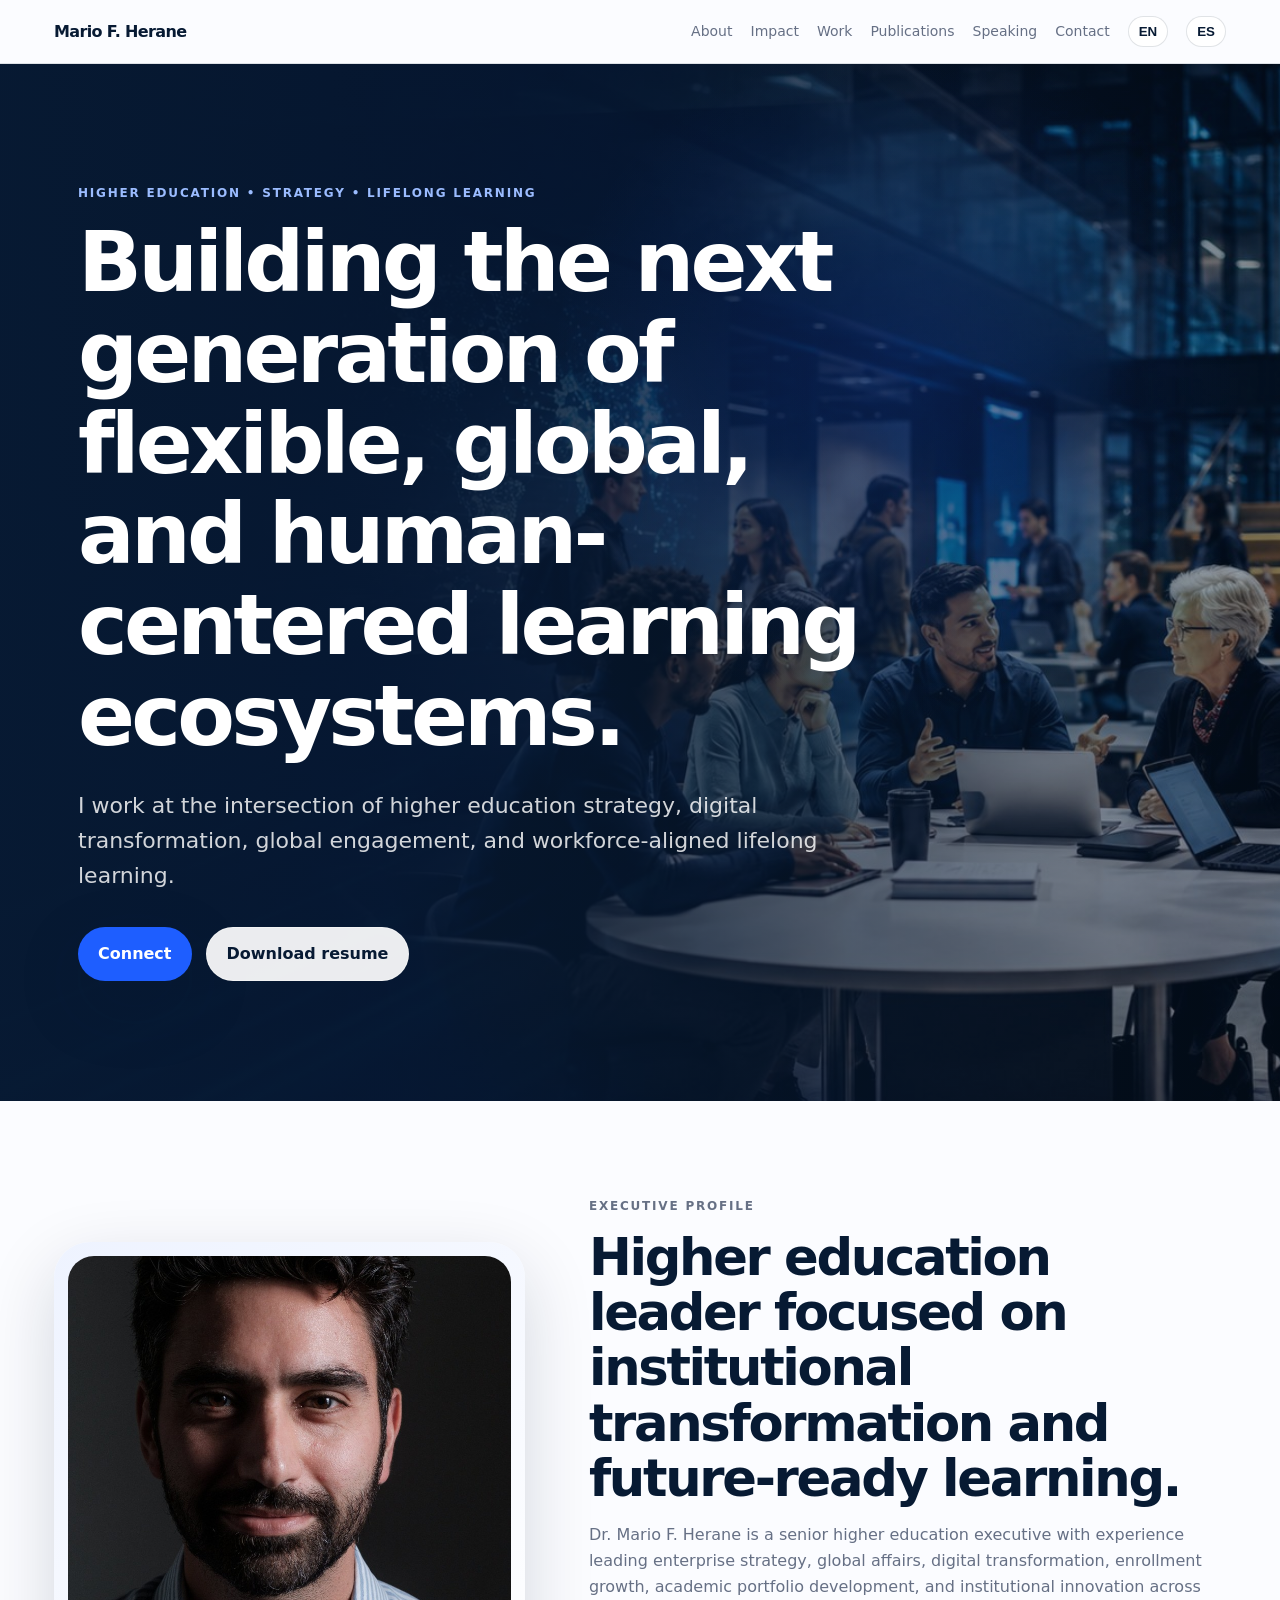
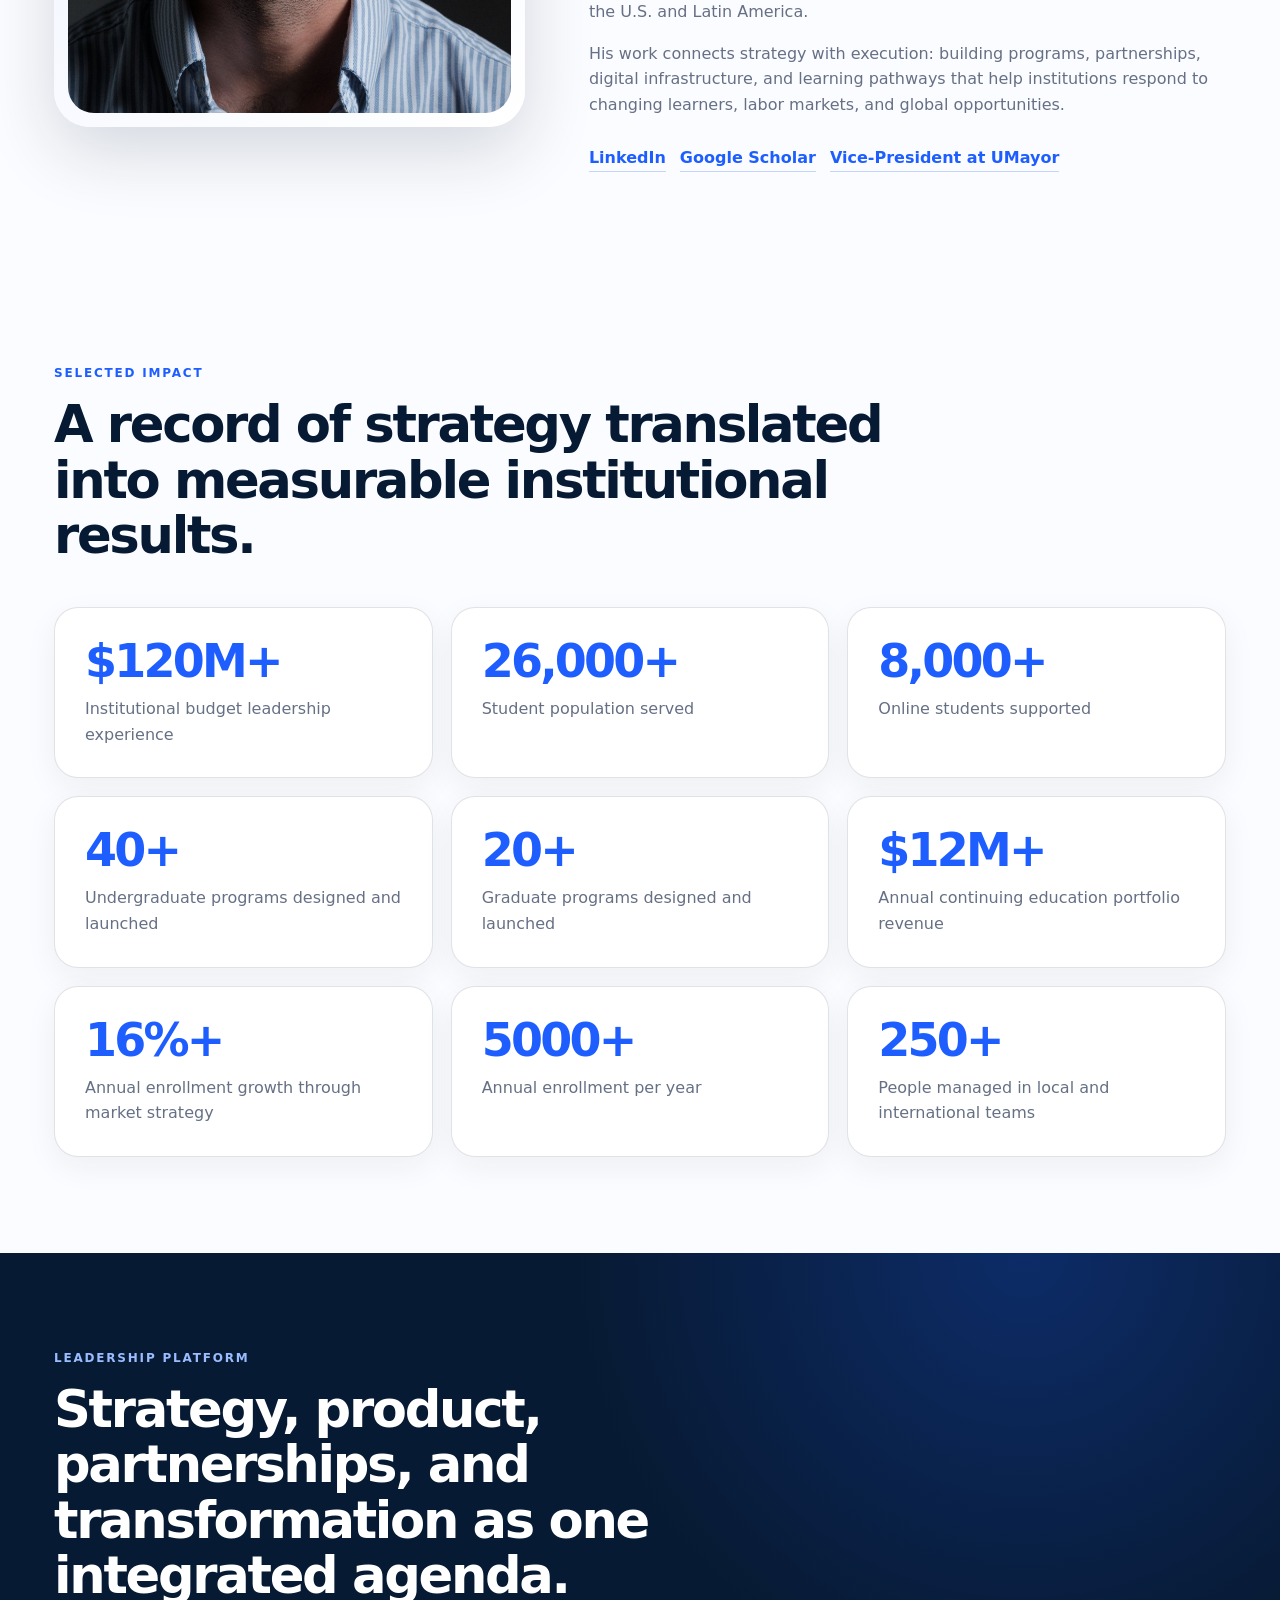
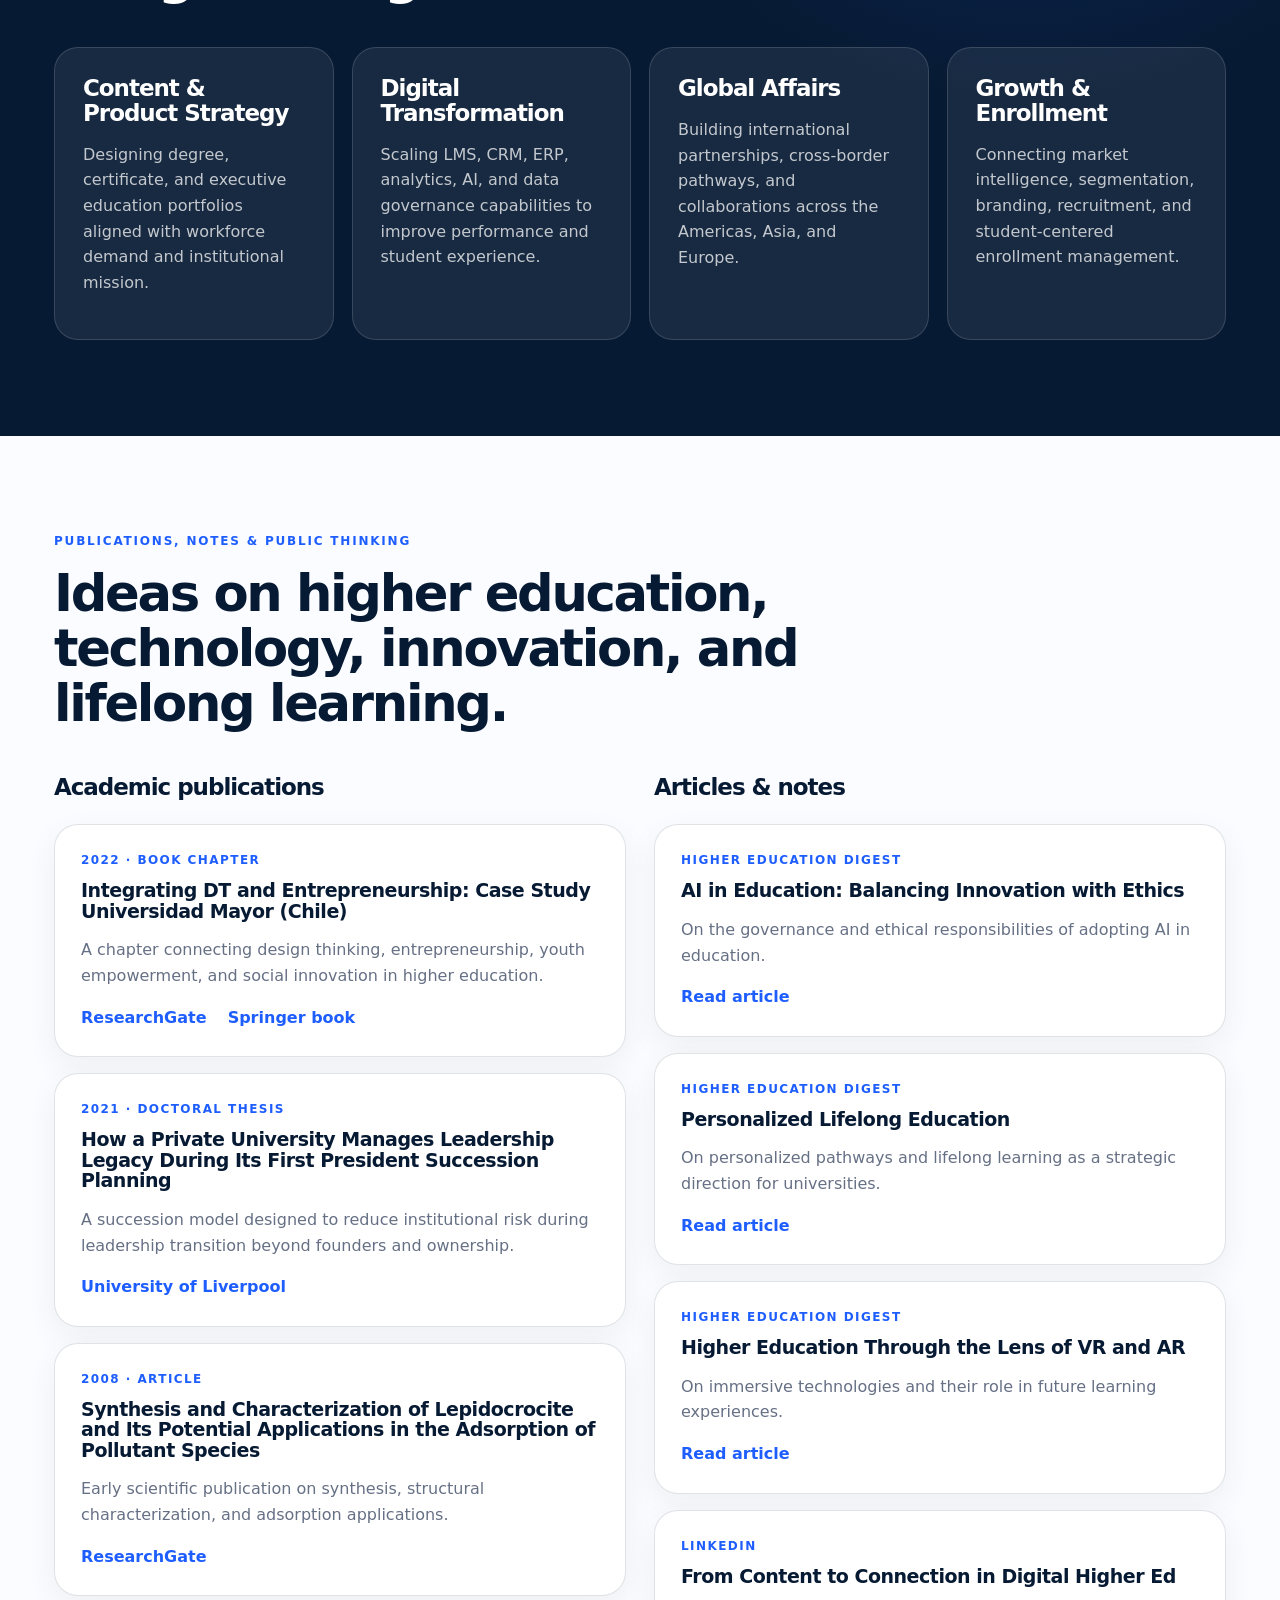
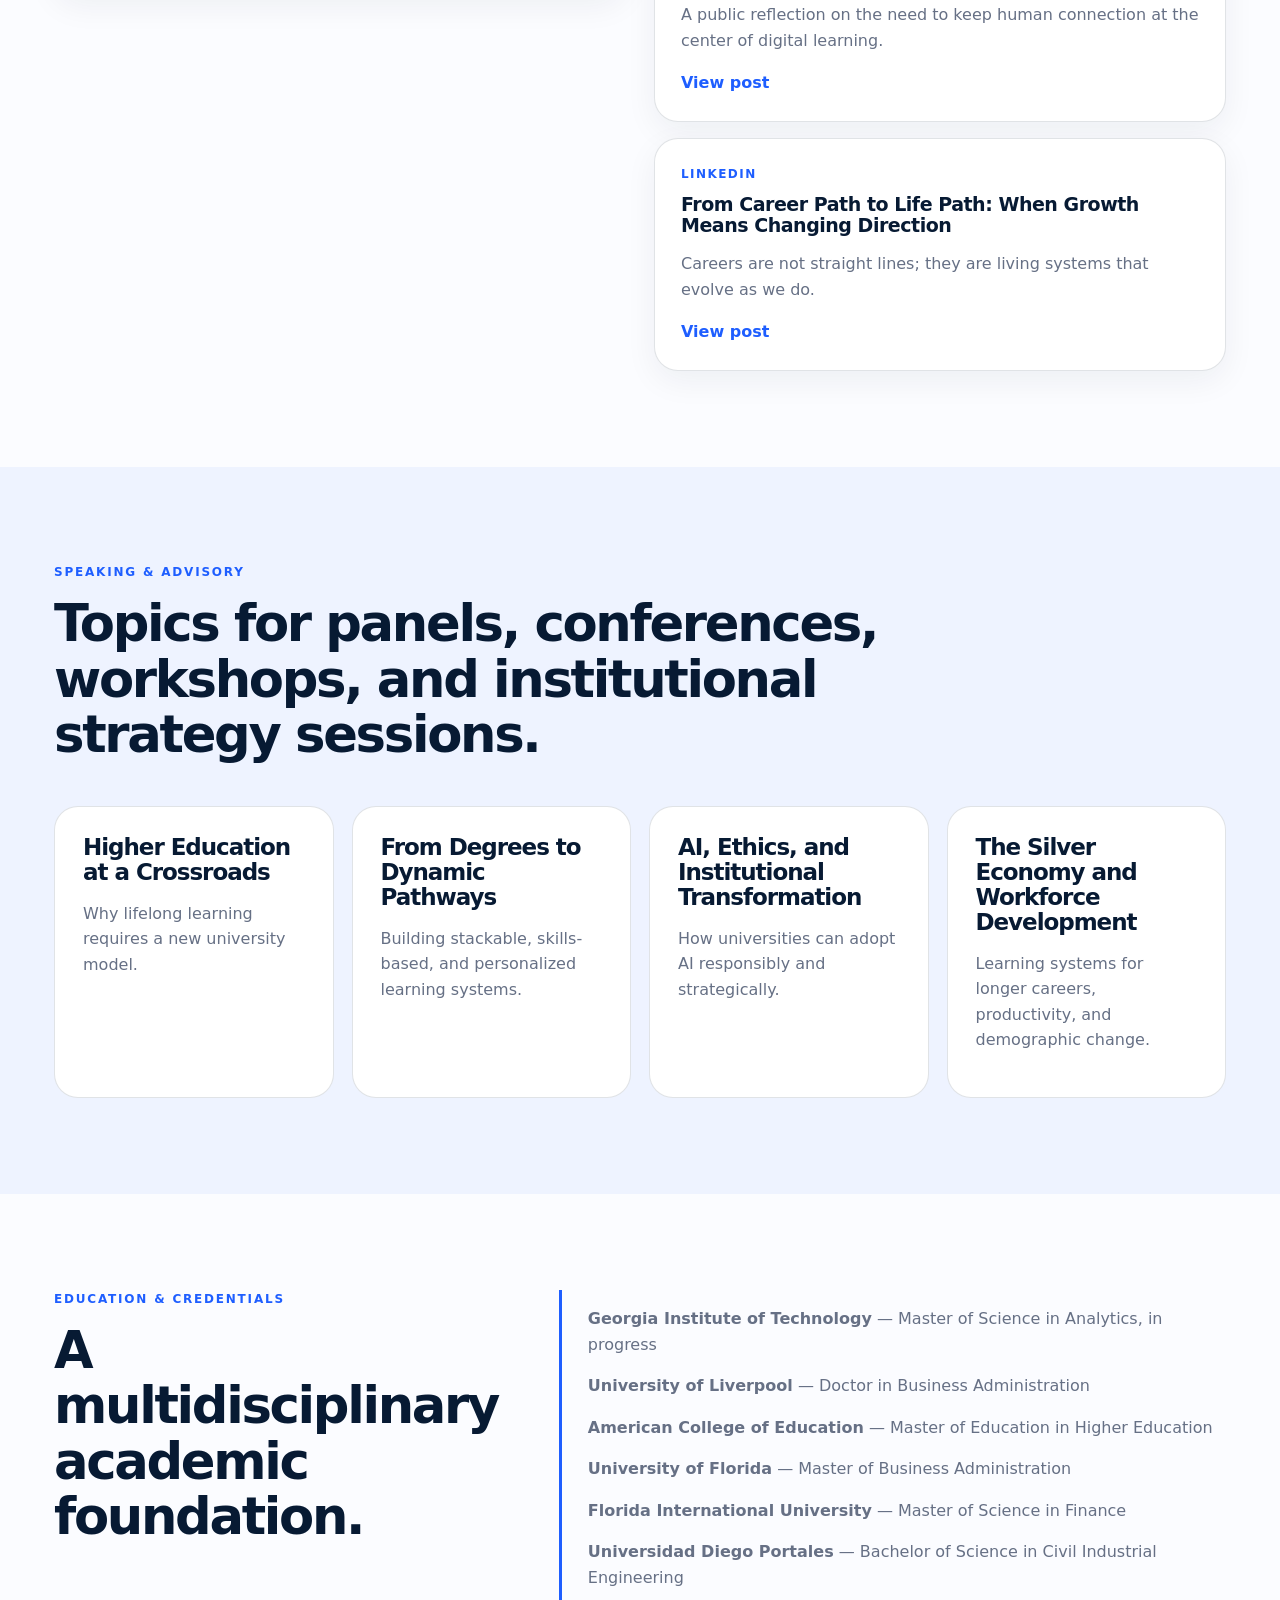
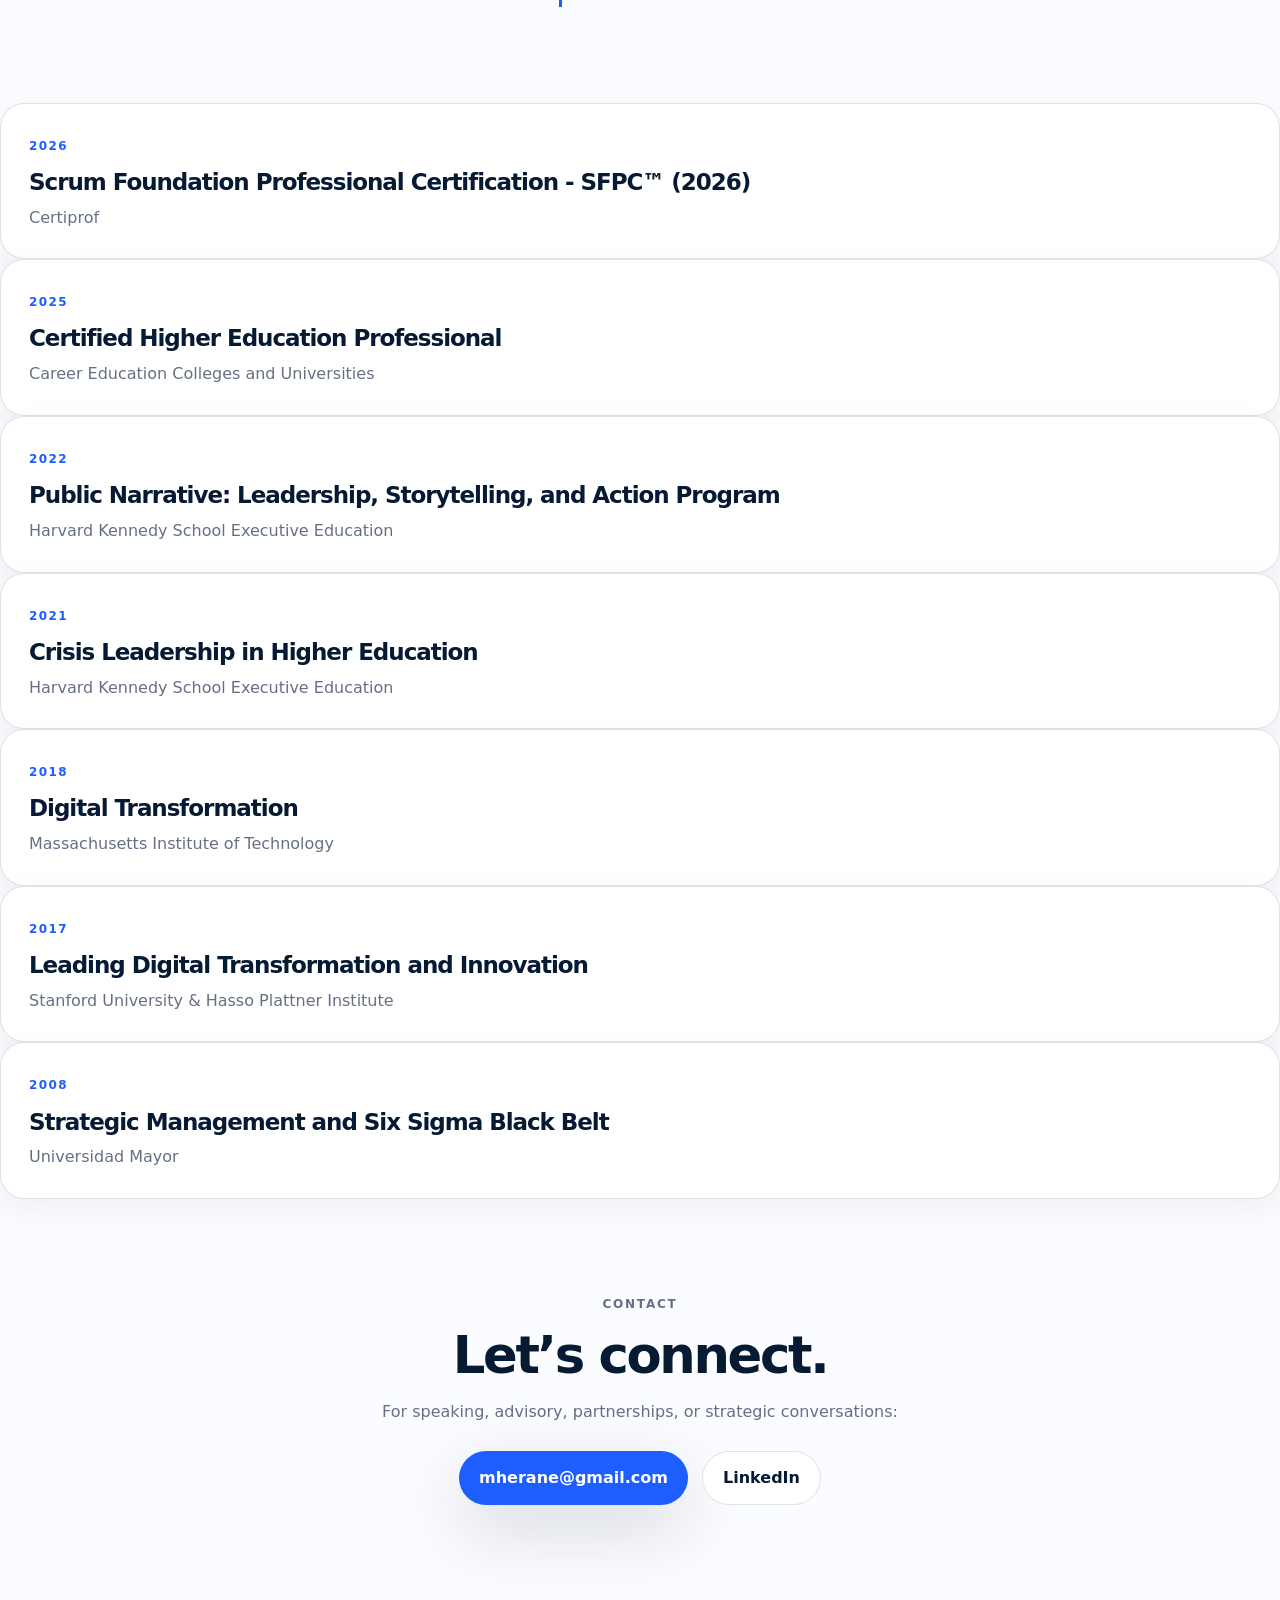
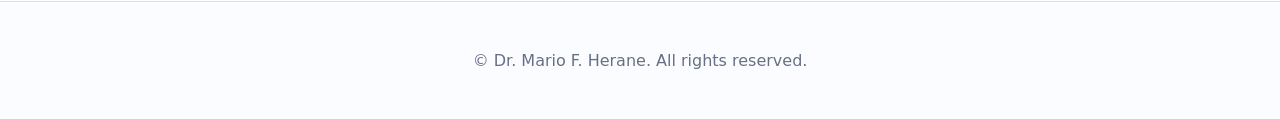
<file: index.html>
<!doctype html>
<html lang="en">
<head>
  <meta charset="utf-8" />
  <meta name="viewport" content="width=device-width, initial-scale=1" />
  <title>Dr. Mario F. Herane | Higher Education Strategy & Lifelong Learning</title>
  <meta name="description" content="Personal website of Dr. Mario F. Herane: higher education executive, global strategy leader, lifelong learning advocate, and digital transformation practitioner." />
  <meta property="og:title" content="Dr. Mario F. Herane" />
  <meta property="og:description" content="Higher Education Strategy • Lifelong Learning • Digital Transformation • Global Partnerships" />
  <meta property="og:image" content="./assets/mario-herane-hero.jpg" />
  <link rel="preload" href="./assets/mario-herane-hero.jpg" as="image" />
  <link rel="stylesheet" href="./styles.css" />
</head>
<body>
  <header class="site-header">
    <nav class="nav" aria-label="Main navigation">
      <a class="brand" href="#top">Mario F. Herane</a>
      <button class="menu-toggle" aria-label="Toggle navigation" onclick="toggleMenu()">☰</button>
      <div id="navLinks" class="nav-links">
        <a href="#about" data-i18n="nav_about">About</a>
        <a href="#impact" data-i18n="nav_impact">Impact</a>
        <a href="#work" data-i18n="nav_work">Work</a>
        <a href="#publications" data-i18n="nav_publications">Publications</a>
        <a href="#speaking" data-i18n="nav_speaking">Speaking</a>
        <a href="#contact" data-i18n="nav_contact">Contact</a>
        <button class="lang-btn" onclick="setLanguage('en')">EN</button>
        <button class="lang-btn" onclick="setLanguage('es')">ES</button>
      </div>
    </nav>
  </header>

  <main id="top">
    <section class="hero">
      <div class="hero-bg" role="img" aria-label="University lifelong learning environment"></div>
      <div class="hero-overlay"></div>
      <div class="hero-content">
        <p class="eyebrow" data-i18n="hero_eyebrow">Higher Education • Strategy • Lifelong Learning</p>
        <h1 data-i18n="hero_title">Building the next generation of flexible, global, and human-centered learning ecosystems.</h1>
        <p class="lead" data-i18n="hero_lead">
          I work at the intersection of higher education strategy, digital transformation, global engagement, and workforce-aligned lifelong learning.
        </p>
        <div class="hero-actions">
          <a class="button primary" href="#contact" data-i18n="hero_cta1">Connect</a>
          <a class="button secondary" href="./assets/resume-mario-herane-march-2026.pdf" target="_blank" data-i18n="hero_cta2">Download resume</a>
        </div>
      </div>
    </section>

    <section class="intro section" id="about">
      <div class="portrait-card">
        <img src="./assets/mario-herane-portrait.jpg" alt="Dr. Mario F. Herane portrait" />
      </div>
      <div>
        <p class="eyebrow" data-i18n="about_eyebrow">Executive profile</p>
        <h2 data-i18n="about_title">Higher education leader focused on institutional transformation and future-ready learning.</h2>
        <p data-i18n="about_p1">
          Dr. Mario F. Herane is a senior higher education executive with experience leading enterprise strategy, global affairs, digital transformation, enrollment growth, academic portfolio development, and institutional innovation across the U.S. and Latin America.
        </p>
        <p data-i18n="about_p2">
          His work connects strategy with execution: building programs, partnerships, digital infrastructure, and learning pathways that help institutions respond to changing learners, labor markets, and global opportunities.
        </p>
        <div class="link-row">
          <a href="https://www.linkedin.com/in/mherane/" target="_blank" rel="noopener">LinkedIn</a>
          <a href="https://scholar.google.com/citations?hl=en&user=FxGija0AAAAJ" target="_blank" rel="noopener">Google Scholar</a>
          <a href="https://vragd.umayor.cl/" target="_blank" rel="noopener">Vice-President at UMayor</a>
        </div>
      </div>
    </section>

    <section class="section metrics" id="impact">
      <div class="section-heading">
        <p class="eyebrow" data-i18n="impact_eyebrow">Selected impact</p>
        <h2 data-i18n="impact_title">A record of strategy translated into measurable institutional results.</h2>
      </div>
      <div class="metric-grid">
        <article><strong>$120M+</strong><span data-i18n="metric_1">Institutional budget leadership experience</span></article>
	<article><strong>26,000+</strong><span data-i18n="metric_2">Student population served</span></article>
        <article><strong>8,000+</strong><span data-i18n="metric_2">Online students supported</span></article>
        <article><strong>40+</strong><span data-i18n="metric_3">Undergraduate programs designed and launched</span></article>
        <article><strong>20+</strong><span data-i18n="metric_4">Graduate programs designed and launched</span></article>
        <article><strong>$12M+</strong><span data-i18n="metric_5">Annual continuing education portfolio revenue</span></article>
        <article><strong>16%+</strong><span data-i18n="metric_6">Annual enrollment growth through market strategy</span></article>
	<article><strong>5000+</strong><span data-i18n="metric_6">Annual enrollment per year</span></article>
	<article><strong>250+</strong><span data-i18n="metric_6">People managed in local and international teams</span></article>
      </div>
    </section>

    <section class="section dark" id="work">
      <div class="section-heading">
        <p class="eyebrow" data-i18n="work_eyebrow">Leadership platform</p>
        <h2 data-i18n="work_title">Strategy, product, partnerships, and transformation as one integrated agenda.</h2>
      </div>
      <div class="cards four">
        <article class="card dark-card">
          <h3 data-i18n="work_card1_t">Content & Product Strategy</h3>
          <p data-i18n="work_card1_p">Designing degree, certificate, and executive education portfolios aligned with workforce demand and institutional mission.</p>
        </article>
        <article class="card dark-card">
          <h3 data-i18n="work_card2_t">Digital Transformation</h3>
          <p data-i18n="work_card2_p">Scaling LMS, CRM, ERP, analytics, AI, and data governance capabilities to improve performance and student experience.</p>
        </article>
        <article class="card dark-card">
          <h3 data-i18n="work_card3_t">Global Affairs</h3>
          <p data-i18n="work_card3_p">Building international partnerships, cross-border pathways, and collaborations across the Americas, Asia, and Europe.</p>
        </article>
        <article class="card dark-card">
          <h3 data-i18n="work_card4_t">Growth & Enrollment</h3>
          <p data-i18n="work_card4_p">Connecting market intelligence, segmentation, branding, recruitment, and student-centered enrollment management.</p>
        </article>
      </div>
    </section>

    <section class="section" id="publications">
      <div class="section-heading">
        <p class="eyebrow" data-i18n="pub_eyebrow">Publications, notes &amp; public thinking</p>
        <h2 data-i18n="pub_title">Ideas on higher education, technology, innovation, and lifelong learning.</h2>
      </div>

      <div class="pub-layout">
        <div class="pub-column">
          <h3 data-i18n="pub_academic">Academic publications</h3>

          <article class="pub-item">
            <span>2022 · Book chapter</span>
            <h4>Integrating DT and Entrepreneurship: Case Study Universidad Mayor (Chile)</h4>
            <p data-i18n="pub1_p">
              A chapter connecting design thinking, entrepreneurship, youth empowerment, and social innovation in higher education.
            </p>
            <a href="https://www.researchgate.net/profile/Mario-Herane" target="_blank" rel="noopener noreferrer">ResearchGate</a>
            <a href="https://link.springer.com/book/10.1007/978-3-030-89113-8" target="_blank" rel="noopener noreferrer">Springer book</a>
          </article>

          <article class="pub-item">
            <span>2021 · Doctoral thesis</span>
            <h4>How a Private University Manages Leadership Legacy During Its First President Succession Planning</h4>
            <p data-i18n="pub3_p">
              A succession model designed to reduce institutional risk during leadership transition beyond founders and ownership.
            </p>
            <a href="https://livrepository.liverpool.ac.uk/3125623/" target="_blank" rel="noopener noreferrer">University of Liverpool</a>
          </article>

          <article class="pub-item">
            <span>2008 · Article</span>
            <h4>Synthesis and Characterization of Lepidocrocite and Its Potential Applications in the Adsorption of Pollutant Species</h4>
            <p data-i18n="pub2_p">
              Early scientific publication on synthesis, structural characterization, and adsorption applications.
            </p>
            <a href="https://www.researchgate.net/profile/Mario-Herane" target="_blank" rel="noopener noreferrer">ResearchGate</a>
          </article>
        </div>

        <div class="pub-column">
          <h3 data-i18n="pub_thought">Articles &amp; notes</h3>

          <article class="pub-item">
            <span>Higher Education Digest</span>
            <h4>AI in Education: Balancing Innovation with Ethics</h4>
            <p data-i18n="note1_p">On the governance and ethical responsibilities of adopting AI in education.</p>
            <a href="https://www.highereducationdigest.com/ai-in-education-balancing-innovation-with-ethics/" target="_blank" rel="noopener noreferrer">Read article</a>
          </article>

          <article class="pub-item">
            <span>Higher Education Digest</span>
            <h4>Personalized Lifelong Education</h4>
            <p data-i18n="note2_p">On personalized pathways and lifelong learning as a strategic direction for universities.</p>
            <a href="https://www.highereducationdigest.com/personalized-lifelong-education/" target="_blank" rel="noopener noreferrer">Read article</a>
          </article>

          <article class="pub-item">
            <span>Higher Education Digest</span>
            <h4>Higher Education Through the Lens of VR and AR</h4>
            <p data-i18n="note3_p">On immersive technologies and their role in future learning experiences.</p>
            <a href="https://www.highereducationdigest.com/higher-education-through-the-lens-of-vr-and-ar/" target="_blank" rel="noopener noreferrer">Read article</a>
          </article>

          <article class="pub-item">
            <span>LinkedIn</span>
            <h4>From Content to Connection in Digital Higher Ed</h4>
            <p data-i18n="note4_p">A public reflection on the need to keep human connection at the center of digital learning.</p>
            <a href="https://www.linkedin.com/posts/mherane_2025-students-and-technology-report-shaping-activity-7352082278451171328-lfEZ" target="_blank" rel="noopener noreferrer">View post</a>
          </article>

          <article class="pub-item">
            <span>LinkedIn</span>
            <h4>From Career Path to Life Path: When Growth Means Changing Direction</h4>
            <p data-i18n="note5_p">Careers are not straight lines; they are living systems that evolve as we do.</p>
            <a href="https://www.linkedin.com/pulse/from-career-path-life-when-growth-means-changing-mario-ih8kc/" target="_blank" rel="noopener noreferrer">View post</a>
          </article>
        </div>
      </div>
    </section>

    <section class="section muted" id="speaking">
      <div class="section-heading">
        <p class="eyebrow" data-i18n="speak_eyebrow">Speaking & advisory</p>
        <h2 data-i18n="speak_title">Topics for panels, conferences, workshops, and institutional strategy sessions.</h2>
      </div>
      <div class="topic-grid">
        <article><h3 data-i18n="topic1_t">Higher Education at a Crossroads</h3><p data-i18n="topic1_p">Why lifelong learning requires a new university model.</p></article>
        <article><h3 data-i18n="topic2_t">From Degrees to Dynamic Pathways</h3><p data-i18n="topic2_p">Building stackable, skills-based, and personalized learning systems.</p></article>
        <article><h3 data-i18n="topic3_t">AI, Ethics, and Institutional Transformation</h3><p data-i18n="topic3_p">How universities can adopt AI responsibly and strategically.</p></article>
        <article><h3 data-i18n="topic4_t">The Silver Economy and Workforce Development</h3><p data-i18n="topic4_p">Learning systems for longer careers, productivity, and demographic change.</p></article>
      </div>
    </section>

    <section class="section credentials">
      <div>
        <p class="eyebrow" data-i18n="cred_eyebrow">Education & credentials</p>
        <h2 data-i18n="cred_title">A multidisciplinary academic foundation.</h2>
      </div>
      <div class="credential-list">
        <p><strong>Georgia Institute of Technology</strong> — Master of Science in Analytics, in progress</p>
        <p><strong>University of Liverpool</strong> — Doctor in Business Administration</p>
        <p><strong>American College of Education</strong> — Master of Education in Higher Education</p>
        <p><strong>University of Florida</strong> — Master of Business Administration</p>
        <p><strong>Florida International University</strong> — Master of Science in Finance</p>
        <p><strong>Universidad Diego Portales</strong> — Bachelor of Science in Civil Industrial Engineering</p>
      </div>
    </section>


    <article class="certification-card">
      <span class="certification-year">2026</span>
      <h3>Scrum Foundation Professional Certification - SFPC™ (2026)</h3>
      <p>Certiprof</p>
    </article>

    <article class="certification-card">
      <span class="certification-year">2025</span>
      <h3>Certified Higher Education Professional</h3>
      <p>Career Education Colleges and Universities</p>
    </article>

    <article class="certification-card">
      <span class="certification-year">2022</span>
      <h3>Public Narrative: Leadership, Storytelling, and Action Program</h3>
      <p>Harvard Kennedy School Executive Education</p>
    </article>

    <article class="certification-card">
      <span class="certification-year">2021</span>
      <h3>Crisis Leadership in Higher Education</h3>
      <p>Harvard Kennedy School Executive Education</p>
    </article>

    <article class="certification-card">
      <span class="certification-year">2018</span>
      <h3>Digital Transformation</h3>
      <p>Massachusetts Institute of Technology</p>
    </article>

    <article class="certification-card">
      <span class="certification-year">2017</span>
      <h3>Leading Digital Transformation and Innovation</h3>
      <p>Stanford University &amp; Hasso Plattner Institute</p>
    </article>

    <article class="certification-card">
      <span class="certification-year">2008</span>
      <h3>Strategic Management and Six Sigma Black Belt</h3>
      <p>Universidad Mayor</p>
    </article>

  </div>
</section>

    <section class="section contact" id="contact">
      <p class="eyebrow" data-i18n="contact_eyebrow">Contact</p>
      <h2 data-i18n="contact_title">Let’s connect.</h2>
      <p data-i18n="contact_p">For speaking, advisory, partnerships, or strategic conversations:</p>
      <div class="contact-actions">
        <a class="button primary" href="mailto:mherane@gmail.com">mherane@gmail.com</a>
        <a class="button secondary" href="https://www.linkedin.com/in/mherane/" target="_blank" rel="noopener">LinkedIn</a>
      </div>
    </section>
  </main>

  <footer class="footer">
    <p>© <span id="year"></span> Dr. Mario F. Herane. <span data-i18n="footer">All rights reserved.</span></p>
  </footer>

  <script src="./script.js"></script>
</body>
</html>
</file>
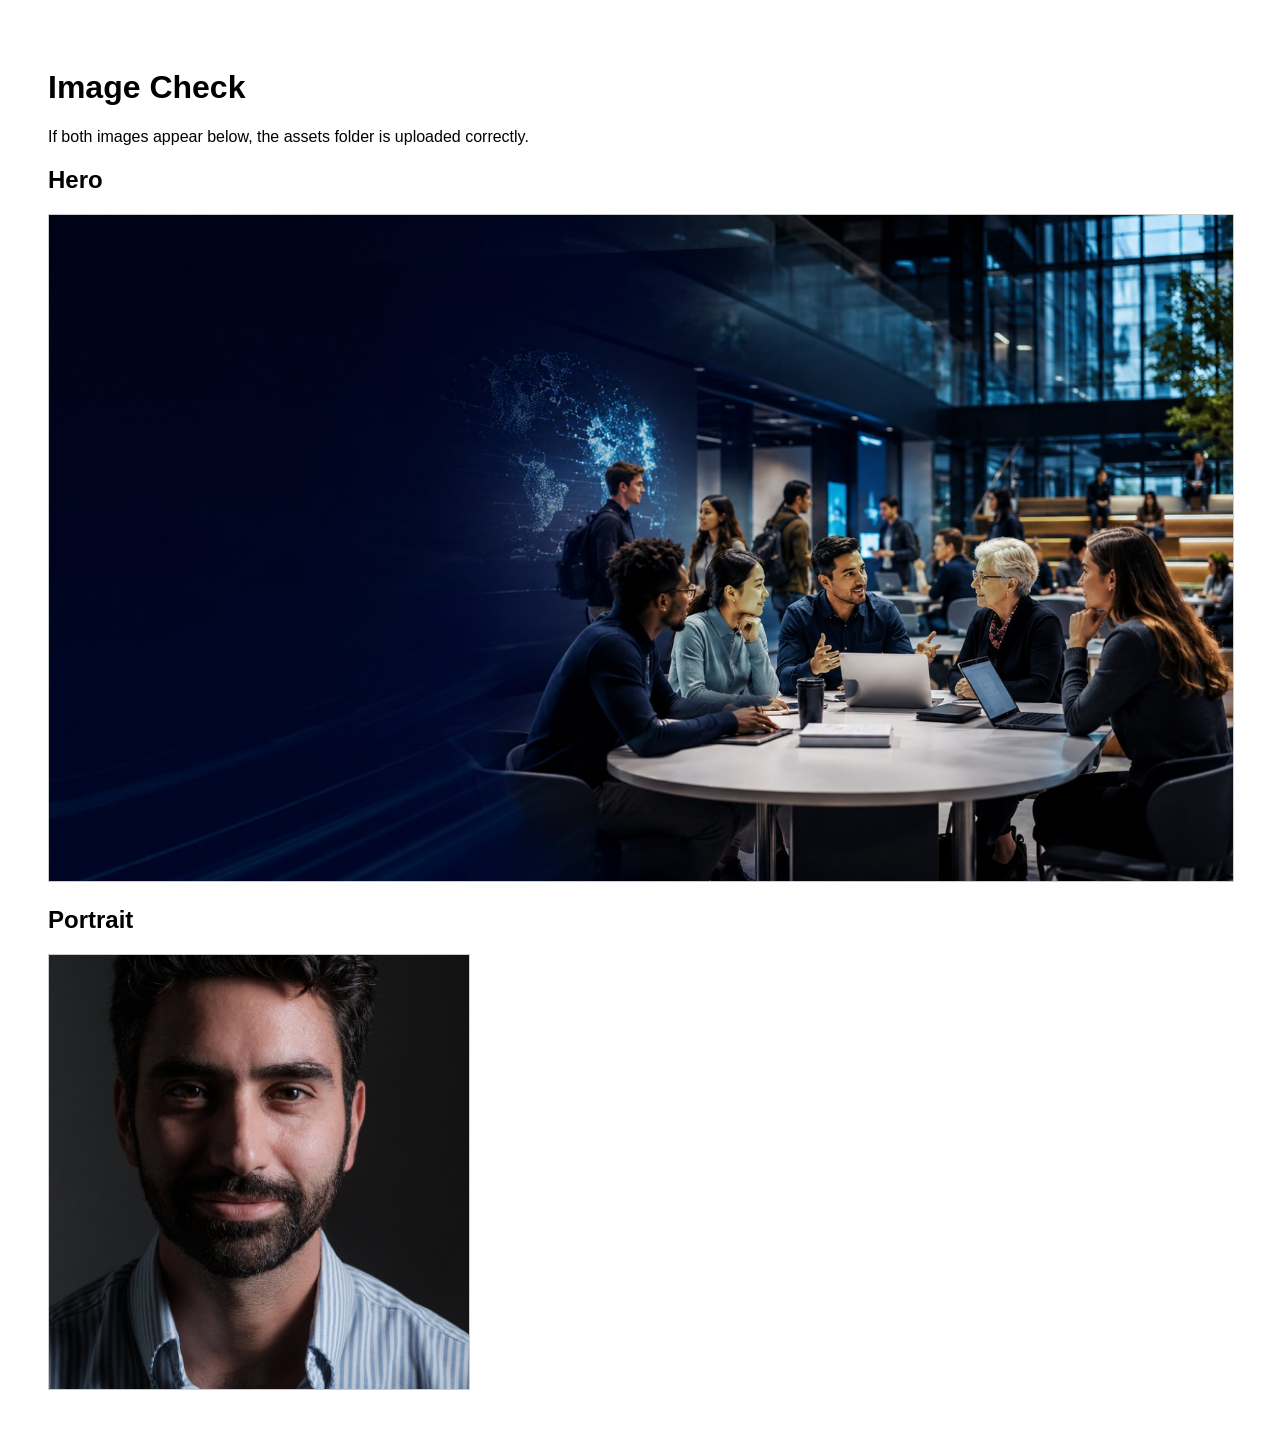
<file: image-check.html>
<!doctype html>
<html>
<head><meta charset="utf-8"><title>Image Check</title></head>
<body style="font-family:Arial;padding:40px">
<h1>Image Check</h1>
<p>If both images appear below, the assets folder is uploaded correctly.</p>
<h2>Hero</h2>
<img src="./assets/mario-herane-hero.jpg" style="max-width:100%;height:auto;border:1px solid #ccc">
<h2>Portrait</h2>
<img src="./assets/mario-herane-portrait.jpg" style="max-width:420px;height:auto;border:1px solid #ccc">
</body>
</html>
</file>
<file: styles.css>
:root {
  --bg: #fbfcff;
  --text: #172033;
  --muted: #667085;
  --navy: #071a33;
  --blue: #1e5eff;
  --gold: #d5aa4a;
  --line: rgba(7, 26, 51, 0.12);
  --soft: #eef3ff;
  --white: #ffffff;
  --shadow: 0 24px 70px rgba(7, 26, 51, 0.16);
  --radius: 24px;
}

* { box-sizing: border-box; }

html { scroll-behavior: smooth; }

body {
  margin: 0;
  font-family: Inter, ui-sans-serif, system-ui, -apple-system, BlinkMacSystemFont, "Segoe UI", Arial, sans-serif;
  color: var(--text);
  background: var(--bg);
  line-height: 1.6;
}

a { color: inherit; text-decoration: none; }

.site-header {
  position: sticky;
  top: 0;
  z-index: 50;
  background: rgba(251, 252, 255, 0.9);
  backdrop-filter: blur(16px);
  border-bottom: 1px solid var(--line);
}

.nav {
  max-width: 1220px;
  margin: 0 auto;
  padding: 16px 24px;
  display: flex;
  align-items: center;
  justify-content: space-between;
}

.brand {
  font-weight: 800;
  letter-spacing: -0.04em;
  color: var(--navy);
}

.nav-links {
  display: flex;
  align-items: center;
  gap: 18px;
  font-size: 14px;
  color: var(--muted);
}

.nav-links a:hover { color: var(--blue); }

.lang-btn {
  border: 1px solid var(--line);
  background: var(--white);
  color: var(--navy);
  border-radius: 999px;
  padding: 7px 10px;
  font-weight: 800;
  cursor: pointer;
}

.menu-toggle {
  display: none;
  border: 0;
  background: transparent;
  font-size: 28px;
  cursor: pointer;
}

.hero {
  position: relative;
  min-height: 88vh;
  display: flex;
  align-items: center;
  overflow: hidden;
  background: var(--navy);
}

.hero-bg {
  position: absolute;
  inset: 0;
  background-image: url("./assets/mario-herane-hero.jpg");
  background-size: cover;
  background-position: center;
  opacity: 0.72;
  transform: scale(1.02);
}

.hero-overlay {
  position: absolute;
  inset: 0;
  background:
    radial-gradient(circle at 70% 30%, rgba(30, 94, 255, 0.18), transparent 30%),
    linear-gradient(90deg, rgba(7, 26, 51, 0.96), rgba(7, 26, 51, 0.72) 45%, rgba(7, 26, 51, 0.18));
}

.hero-content {
  position: relative;
  z-index: 2;
  max-width: 900px;
  margin-left: max(24px, calc((100vw - 1220px) / 2 + 24px));
  padding: 120px 24px;
  color: var(--white);
}

.eyebrow {
  margin: 0 0 14px;
  color: var(--blue);
  text-transform: uppercase;
  letter-spacing: 0.15em;
  font-size: 12px;
  font-weight: 900;
}

.hero .eyebrow { color: #9bbcff; }

h1, h2, h3, h4 {
  margin: 0;
  color: var(--navy);
  line-height: 1.08;
  letter-spacing: -0.045em;
}

.hero h1 {
  color: var(--white);
  font-size: clamp(44px, 7vw, 84px);
  max-width: 920px;
}

h2 { font-size: clamp(32px, 4vw, 54px); }
h3 { font-size: 23px; }
h4 { font-size: 19px; letter-spacing: -0.025em; }

.lead {
  max-width: 760px;
  font-size: 22px;
  color: rgba(255, 255, 255, 0.82);
  margin: 26px 0 34px;
}

.hero-actions, .contact-actions, .link-row {
  display: flex;
  flex-wrap: wrap;
  gap: 14px;
}

.button {
  display: inline-flex;
  align-items: center;
  justify-content: center;
  min-height: 48px;
  padding: 13px 20px;
  border-radius: 999px;
  font-weight: 850;
  transition: transform 0.2s ease, box-shadow 0.2s ease;
}

.button:hover { transform: translateY(-2px); }

.primary {
  background: var(--blue);
  color: #fff;
  box-shadow: var(--shadow);
}

.secondary {
  background: rgba(255,255,255,0.92);
  color: var(--navy);
  border: 1px solid rgba(255,255,255,0.34);
}

.section {
  max-width: 1220px;
  margin: 0 auto;
  padding: 96px 24px;
}

.intro {
  display: grid;
  grid-template-columns: 0.85fr 1.15fr;
  gap: 64px;
  align-items: center;
}

.portrait-card {
  border-radius: 36px;
  padding: 14px;
  background: linear-gradient(145deg, var(--soft), #fff);
  box-shadow: var(--shadow);
}

.portrait-card img {
  display: block;
  width: 100%;
  border-radius: 26px;
}

.intro p, .credential-list p, .contact p { color: var(--muted); }

.link-row { margin-top: 28px; }

.link-row a {
  color: var(--blue);
  font-weight: 850;
  border-bottom: 1px solid rgba(30, 94, 255, 0.25);
}

.section-heading {
  max-width: 850px;
  margin-bottom: 44px;
}

.metric-grid {
  display: grid;
  grid-template-columns: repeat(3, 1fr);
  gap: 18px;
}

.metric-grid article {
  background: var(--white);
  border: 1px solid var(--line);
  border-radius: var(--radius);
  padding: 30px;
  box-shadow: 0 10px 32px rgba(7, 26, 51, 0.06);
}

.metric-grid strong {
  display: block;
  font-size: 46px;
  line-height: 1;
  color: var(--blue);
  letter-spacing: -0.06em;
  margin-bottom: 12px;
}

.metric-grid span { color: var(--muted); }

.dark {
  max-width: none;
  background:
    radial-gradient(circle at 80% 0%, rgba(30, 94, 255, 0.26), transparent 35%),
    var(--navy);
  padding-left: max(24px, calc((100vw - 1220px) / 2 + 24px));
  padding-right: max(24px, calc((100vw - 1220px) / 2 + 24px));
}

.dark h2, .dark h3 { color: #fff; }
.dark .eyebrow { color: #9bbcff; }

.cards {
  display: grid;
  gap: 18px;
}

.cards.four { grid-template-columns: repeat(4, 1fr); }

.card {
  border: 1px solid var(--line);
  background: var(--white);
  border-radius: var(--radius);
  padding: 28px;
}

.card p { color: var(--muted); }

.dark-card {
  background: rgba(255,255,255,0.07);
  border-color: rgba(255,255,255,0.14);
}

.dark-card p { color: rgba(255,255,255,0.74); }

.pub-layout {
  display: grid;
  grid-template-columns: 1fr 1fr;
  gap: 28px;
}

.pub-column {
  display: grid;
  gap: 16px;
  align-content: start;
}

.pub-column > h3 { margin-bottom: 8px; }

.pub-item {
  background: var(--white);
  border: 1px solid var(--line);
  border-radius: var(--radius);
  padding: 26px;
  box-shadow: 0 10px 32px rgba(7, 26, 51, 0.06);
}

.pub-item span {
  display: block;
  color: var(--blue);
  font-weight: 900;
  font-size: 12px;
  text-transform: uppercase;
  letter-spacing: 0.12em;
  margin-bottom: 10px;
}

.pub-item p { color: var(--muted); }

.pub-item a {
  display: inline-block;
  margin-right: 16px;
  color: var(--blue);
  font-weight: 850;
}

.muted {
  max-width: none;
  background: var(--soft);
  padding-left: max(24px, calc((100vw - 1220px) / 2 + 24px));
  padding-right: max(24px, calc((100vw - 1220px) / 2 + 24px));
}

.topic-grid {
  display: grid;
  grid-template-columns: repeat(4, 1fr);
  gap: 18px;
}

.topic-grid article {
  background: var(--white);
  border: 1px solid var(--line);
  border-radius: var(--radius);
  padding: 28px;
}

.topic-grid p { color: var(--muted); }

.credentials {
  display: grid;
  grid-template-columns: 0.8fr 1.2fr;
  gap: 60px;
}

.credential-list {
  border-left: 3px solid var(--blue);
  padding-left: 26px;
}

.contact {
  text-align: center;
  max-width: 780px;
}

.contact-actions { justify-content: center; margin-top: 26px; }
.contact .secondary { border: 1px solid var(--line); }

.footer {
  border-top: 1px solid var(--line);
  text-align: center;
  padding: 30px 24px;
  color: var(--muted);
}

@media (max-width: 980px) {
  .cards.four, .topic-grid, .metric-grid, .pub-layout, .intro, .credentials {
    grid-template-columns: 1fr;
  }

  .hero-overlay {
    background: linear-gradient(90deg, rgba(7, 26, 51, 0.95), rgba(7, 26, 51, 0.62));
  }

  .hero-bg {
    background-position: center;
  }
}

@media (max-width: 820px) {
  .menu-toggle { display: block; }

  .nav { align-items: flex-start; }

  .nav-links {
    display: none;
    position: absolute;
    top: 62px;
    left: 20px;
    right: 20px;
    flex-direction: column;
    align-items: flex-start;
    background: var(--white);
    border: 1px solid var(--line);
    border-radius: 20px;
    padding: 22px;
    box-shadow: var(--shadow);
  }

  .nav-links.open { display: flex; }

  .section { padding-top: 72px; padding-bottom: 72px; }

  .hero-content { padding: 96px 24px; }

  .hero h1 { font-size: clamp(40px, 12vw, 60px); }

  .lead { font-size: 19px; }
}

.section-description {
  max-width: 760px;
  color: var(--muted);
  font-size: 18px;
}

.certification-grid {
  display: grid;
  grid-template-columns: repeat(3, 1fr);
  gap: 18px;
}

.certification-card {
  position: relative;
  background: var(--white);
  border: 1px solid var(--line);
  border-radius: var(--radius);
  padding: 28px;
  box-shadow: 0 10px 32px rgba(7, 26, 51, 0.06);
  transition: transform 0.2s ease, box-shadow 0.2s ease;
}

.certification-card:hover {
  transform: translateY(-4px);
  box-shadow: 0 18px 42px rgba(7, 26, 51, 0.12);
}

.certification-year {
  display: inline-block;
  margin-bottom: 14px;
  color: var(--blue);
  font-size: 12px;
  font-weight: 900;
  letter-spacing: 0.12em;
  text-transform: uppercase;
}

.certification-card h3 {
  margin-bottom: 10px;
}

.certification-card p {
  margin: 0;
  color: var(--muted);
}

@media (max-width: 980px) {
  .certification-grid {
    grid-template-columns: repeat(2, 1fr);
  }
}

@media (max-width: 680px) {
  .certification-grid {
    grid-template-columns: 1fr;
  }
}
</file>
